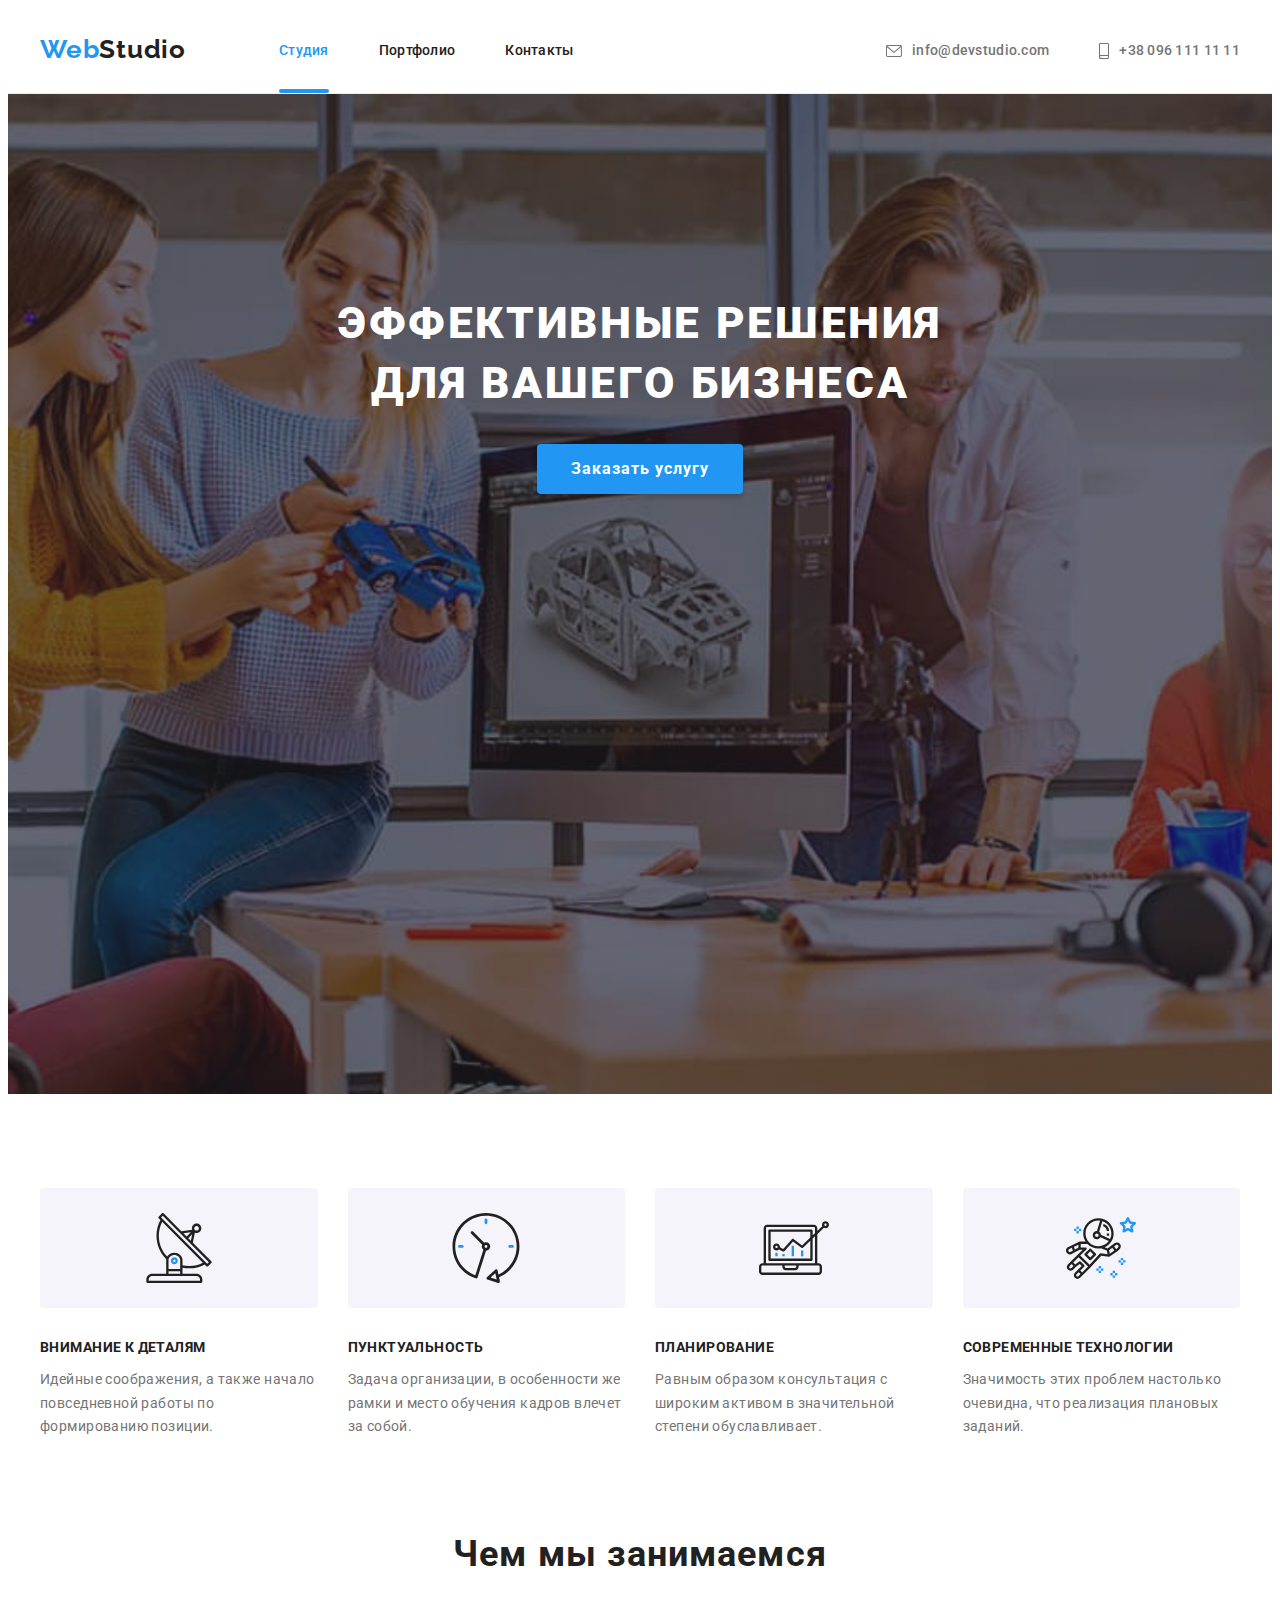
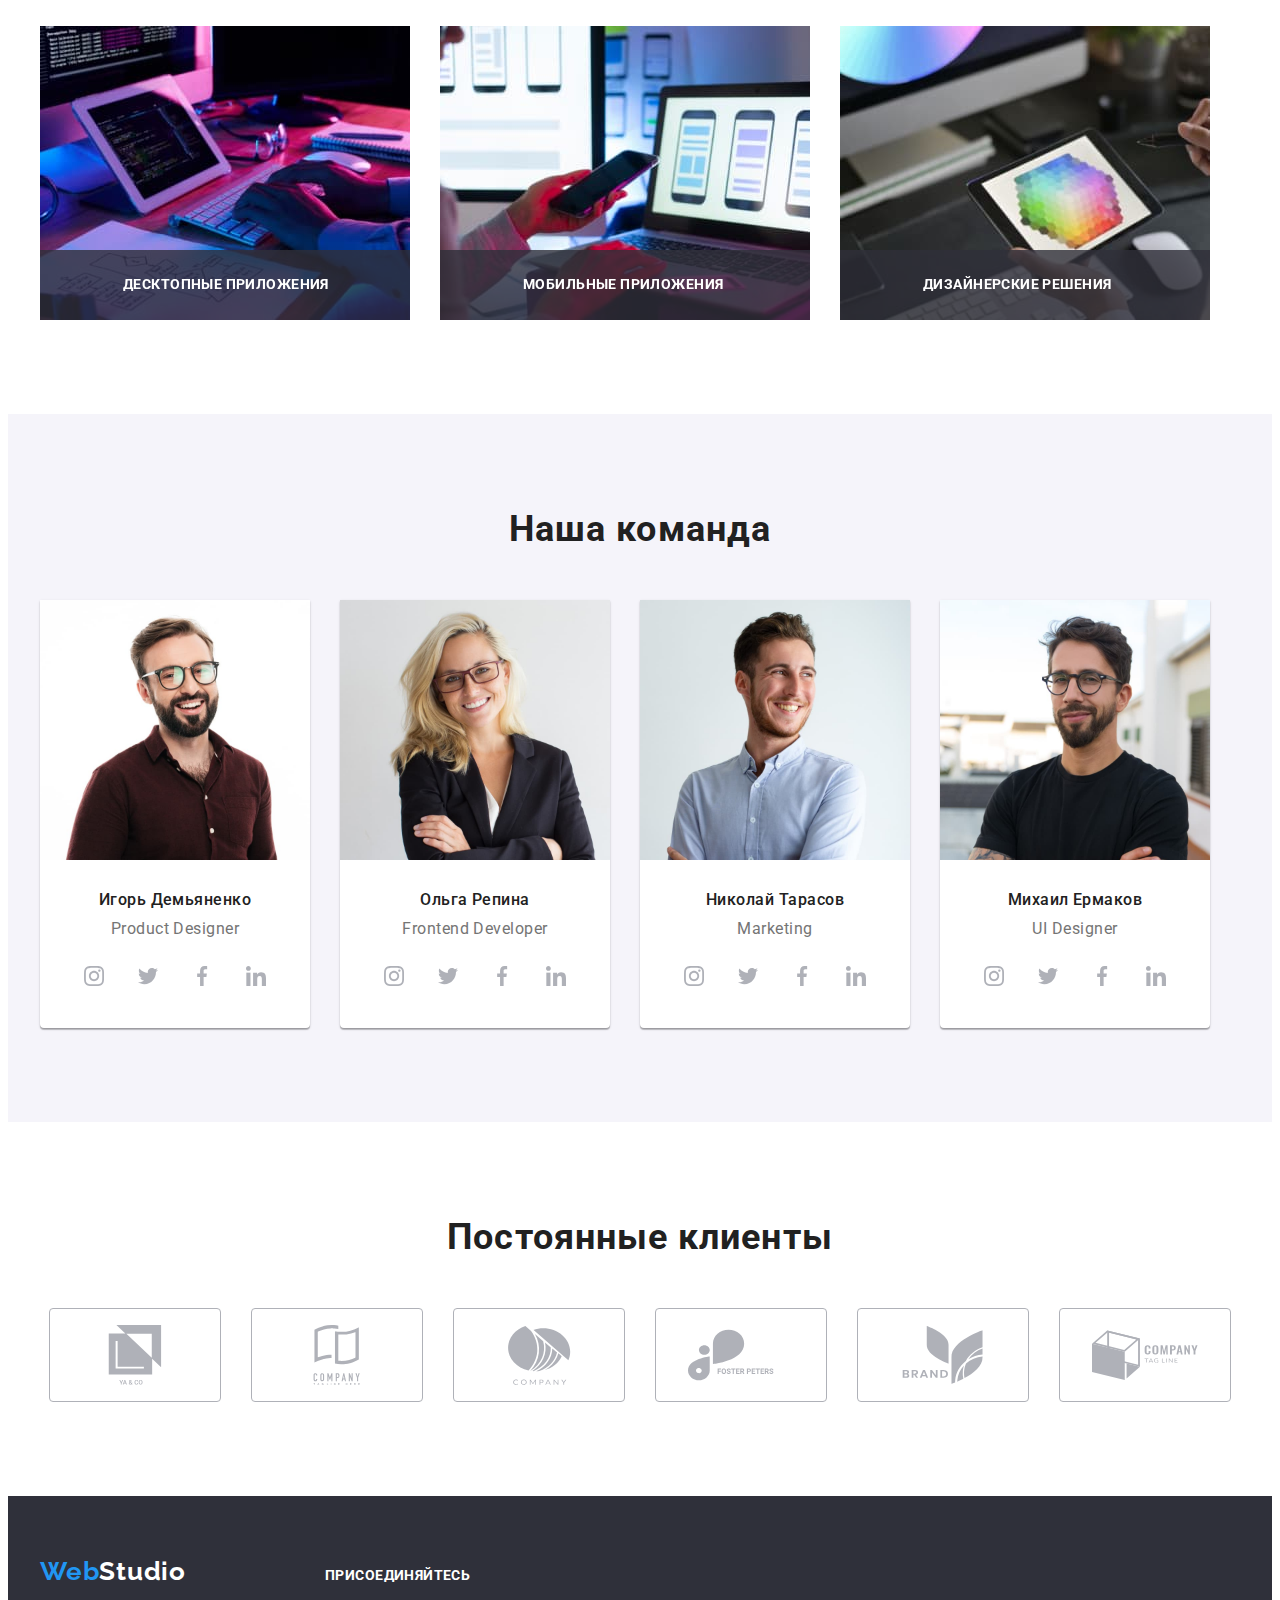
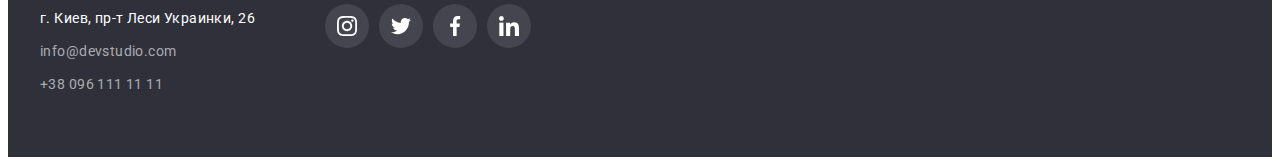
<file: index.html>
<!DOCTYPE html>
<html lang="ru">

<head>
  <meta charset="UTF-8" />
  <meta http-equiv="X-UA-Compatible" content="IE=edge" />
  <meta name="viewport" content="width=device-width, initial-scale=1.0" />
  <title>WebStudio</title>
  <link rel="preconnect" href="https://fonts.gstatic.com" />
  <link href="https://fonts.googleapis.com/css2?family=Raleway:wght@700&family=Roboto:wght@400;500;700;900&display=swap"
    rel="stylesheet" />
  <link rel="stylesheet" href="https://cdnjs.cloudflare.com/ajax/libs/modern-normalize/1.0.0/modern-normalize.min.css"
    integrity="sha512-ISS7cAi1PEhQ8jnbJpJZMd29NlhNj4AWYyLOSp2CE/CsHxTCu+r+t0D2yoJudVrd0/8fTVPUVDzY5Tvli75u/g=="
    crossorigin="anonymous" />
  <link rel="stylesheet" href="./css/main.css" />
</head>

<body>
  <!--Header содержит Логотип, навигацию по сайту, контакты.-->
  <header class="header">
    <div class="container header-box">
      <nav class="nav">
        <a class="logo" href="./index.html" title="На главную"><span class="web">Web</span>Studio</a>
        <ul class="list menu">
          <li class="item">
            <a class="nav-link current" href="./index.html">Студия</a>
          </li>
          <li class="item">
            <a class="nav-link" href="./portfolio.html">Портфолио</a>
          </li>
          <li class="item">
            <a class="nav-link" href="">Контакты</a>
          </li>
        </ul>
      </nav>
      <ul class="list contacts">
        <li class="item">
          <a class="header-link" href="mailto:info@devstudio.com" title="Email">
            <svg class="contacts-icon" width="16" height="12">
              <use href="./img/icons/sprite.svg#envelope"></use>
            </svg>info@devstudio.com</a>
        </li>
        <li class="item">
          <a class="header-link" href="tel:380961111111" title="Phone number">
            <svg class="contacts-icon" width="10" height="16">
              <use href="./img/icons/sprite.svg#smartphone"></use>
            </svg>+38 096 111 11 11</a>
        </li>
      </ul>
    </div>
  </header>

  <!--Main Содержит 3 секции "Особенности" "Галерею" "Карточки команды"-->
  <main>
    <section class="hero">
      <div class="container">
        <h1 class="hero-title">
          Эффективные решения для вашего бизнеса
        </h1>
        <button class="btn" type="button" data-modal-open>Заказать услугу</button>
      </div>
    </section>

    <!--Особенности компании, краткое описание-->
    <section class="section">
      <div class="container">
        <h2 class="visually-hidden">Возможности компании</h2>
        <ul class="list description">
          <li class="description-item">
            <div class="features-icon">
              <svg width="70" height="70">
                <use href="./img/icons/sprite.svg#antenna"></use>
              </svg>
            </div>
            <h3 class="title">Внимание к деталям</h3>
            <p class="text">
              Идейные соображения, а также начало повседневной
              работы по формированию позиции.
            </p>
          </li>
          <li class="description-item">
            <div class="features-icon">
              <svg width="70" height="70">
                <use href="./img/icons/sprite.svg#clock"></use>
              </svg>
            </div>
            <h3 class="title">Пунктуальность</h3>
            <p class="text">
              Задача организации, в особенности же рамки и
              место обучения кадров влечет за собой.
            </p>
          </li>
          <li class="description-item">
            <div class="features-icon">
              <svg width="70" height="70">
                <use href="./img/icons/sprite.svg#diagram"></use>
              </svg>
            </div>
            <h3 class="title">Планирование</h3>
            <p class="text">
              Равным образом консультация с широким активом в
              значительной степени обуславливает.
            </p>
          </li>
          <li class="description-item">
            <div class="features-icon">
              <svg width="70" height="70">
                <use href="./img/icons/sprite.svg#astronaut"></use>
              </svg>
            </div>
            <h3 class="title">Современные технологии</h3>
            <p class="text">
              Значимость этих проблем настолько очевидна, что
              реализация плановых заданий.
            </p>
          </li>
        </ul>
      </div>
    </section>

    <!-- -------------------------- Чем мы занимаемся -------------------------- -->
    <section class="section galeri">
      <div class="container">
        <h2 class="section-title">Чем мы занимаемся</h2>
        <ul class="list galeri-container">
          <li class="galeri-item">
            <img src="img/content/img1-370x294.jpg" alt="Man typing on the keyboard" width="370" height="294" />
            <p>Десктопные приложения</p>
          </li>
          <li class="galeri-item">
            <img src="img/content/img2-370x294.jpg" alt="Man sits in front of a laptop with a phone in his hand"
              width="370" height="294" />
            <p>Мобильные приложения</p>
          </li>
          <li class="galeri-item">
            <img src="img/content/img3-370x294.jpg" alt="A person has a tablet and a stylus in his hands" width="370"
              height="294" />
            <p>Дизайнерские решения</p>
          </li>
        </ul>
      </div>
    </section>

    <!-- ------------------------------- Команда ------------------------------- -->
    <section class="section team">
      <div class="container">
        <h2 class="section-title">Наша команда</h2>
        <ul class="list team-container">
          <li class="team-item">
            <img class="team-img" src="img/team/igor-270x260.jpg" alt="Игорь Демьяненко" width="270" height="260" />
            <div class="team-content">
              <h3 class="cards-title">Игорь Демьяненко</h3>
              <p class="cards-text">Product Designer</p>
              <ul class="list social">
                <li>
                  <a class="link-icon" href="">
                    <svg class="social-icon" width="20px" height="20px">
                      <use href="./img/icons/sprite.svg#instagram"></use>
                    </svg>
                  </a>
                </li>
                <li>
                  <a class="link-icon" href="">
                    <svg class="social-icon" width="20px" height="20px">
                      <use href="./img/icons/sprite.svg#twitter"></use>
                    </svg>
                  </a>
                </li>
                <li>
                  <a class="link-icon" href="">
                    <svg class="social-icon" width="20px" height="20px">
                      <use href="./img/icons/sprite.svg#facebook"></use>
                    </svg>
                  </a>
                </li>
                <li>
                  <a class="link-icon" href="">
                    <svg class="social-icon" width="20px" height="20px">
                      <use href="./img/icons/sprite.svg#linkedin"></use>
                    </svg>
                  </a>
                </li>
              </ul>
            </div>
          </li>
          <li class="team-item">
            <img class="team-img" src="img/team/olga-270x260.jpg" alt="Ольга Репина" width="270" height="260" />
            <div class="team-content">
              <h3 class="cards-title">Ольга Репина</h3>
              <p class="cards-text">Frontend Developer</p>
              <ul class="list social">
                <li>
                  <a class="link-icon" href="">
                    <svg class="social-icon" width="20" height="20">
                      <use href="./img/icons/sprite.svg#instagram"></use>
                    </svg>
                  </a>
                </li>
                <li>
                  <a class="link-icon" href="">
                    <svg class="social-icon" width="20" height="20">
                      <use href="./img/icons/sprite.svg#twitter"></use>
                    </svg>
                  </a>
                </li>
                <li>
                  <a class="link-icon" href="">
                    <svg class="social-icon" width="20" height="20">
                      <use href="./img/icons/sprite.svg#facebook"></use>
                    </svg>
                  </a>
                </li>
                <li>
                  <a class="link-icon" href="">
                    <svg class="social-icon" width="20" height="20">
                      <use href="./img/icons/sprite.svg#linkedin"></use>
                    </svg>
                  </a>
                </li>
              </ul>
            </div>
          </li>
          <li class="team-item">
            <img class="team-img" src="img/team/nikolai-270x260.jpg" alt="Николай Тарасов" width="270" height="260" />
            <div class="team-content">
              <h3 class="cards-title">Николай Тарасов</h3>
              <p class="cards-text">Marketing</p>
              <ul class="list social">
                <li>
                  <a class="link-icon" href="">
                    <svg class="social-icon" width="20" height="20">
                      <use href="./img/icons/sprite.svg#instagram"></use>
                    </svg>
                  </a>
                </li>
                <li>
                  <a class="link-icon" href="">
                    <svg class="social-icon" width="20" height="20">
                      <use href="./img/icons/sprite.svg#twitter"></use>
                    </svg>
                  </a>
                </li>
                <li>
                  <a class="link-icon" href="">
                    <svg class="social-icon" width="20" height="20">
                      <use href="./img/icons/sprite.svg#facebook"></use>
                    </svg>
                  </a>
                </li>
                <li>
                  <a class="link-icon" href="">
                    <svg class="social-icon" width="20" height="20">
                      <use href="./img/icons/sprite.svg#linkedin"></use>
                    </svg>
                  </a>
                </li>
              </ul>
            </div>
          </li>
          <li class="team-item">
            <img class="team-img" src="img/team/mihail-270x260.jpg" alt="Михаил Ермаков" width="270" height="260" />
            <div class="team-content">
              <h3 class="cards-title">Михаил Ермаков</h3>
              <p class="cards-text">UI Designer</p>
              <ul class="list social">
                <li>
                  <a class="link-icon" href="">
                    <svg class="social-icon" width="20" height="20">
                      <use href="./img/icons/sprite.svg#instagram"></use>
                    </svg>
                  </a>
                </li>
                <li>
                  <a class="link-icon" href="">
                    <svg class="social-icon" width="20" height="20">
                      <use href="./img/icons/sprite.svg#twitter"></use>
                    </svg>
                  </a>
                </li>
                <li>
                  <a class="link-icon" href="">
                    <svg class="social-icon" width="20" height="20">
                      <use href="./img/icons/sprite.svg#facebook"></use>
                    </svg>
                  </a>
                </li>
                <li>
                  <a class="link-icon" href="">
                    <svg class="social-icon" width="20" height="20">
                      <use href="./img/icons/sprite.svg#linkedin"></use>
                    </svg>
                  </a>
                </li>
              </ul>
            </div>
          </li>
        </ul>
      </div>
    </section>
    <section class="section">
      <div class="container">
        <h2 class="section-title">Постоянные клиенты</h2>
        <ul class="list partners">
          <li>

            <a class="partners-link" href="">
              <svg class="partners-icon" width="106" height="60">
                <use href="./img/icons/sprite.svg#group-1"></use>
              </svg>
            </a>

          </li>
          <li>
            <a class="partners-link" href="">
              <svg class="partners-icon" width="106" height="60">
                <use href="./img/icons/sprite.svg#group-2"></use>
              </svg>
            </a>

          </li>
          <li>
            <a class="partners-link" href="">
              <svg class="partners-icon" width="106" height="60">
                <use href="./img/icons/sprite.svg#group-3"></use>
              </svg>
            </a>
          </li>
          <li>
            <a class="partners-link" href="">
              <svg class="partners-icon" width="106" height="60">
                <use href="./img/icons/sprite.svg#group-4"></use>
              </svg>
            </a>

          </li>
          <li>
            <a class="partners-link" href="">
              <svg class="partners-icon" width="106" height="60">
                <use href="./img/icons/sprite.svg#group-5"></use>
              </svg>
            </a>

          </li>
          <li>
            <a class="partners-link" href="">
              <svg class="partners-icon" width="106" height="60">
                <use href="./img/icons/sprite.svg#group-6"></use>
              </svg>
            </a>
          </li>
        </ul>
      </div>
    </section>
  </main>

  <!--Footer содержит логотип, физический адрес и контакты компаниию-->
  <footer class="footer">
    <div class="container footer-container">
      <div class="address">
        <a class="footer-logo" href="./index.html" title="На главную"><span class="web">Web</span>Studio</a>
        <address>
          <ul class="list">
            <li class="address-item">
              <p class="address-text">
                г. Киев, пр-т Леси Украинки, 26
              </p>
            </li>

            <li class="address-item">
              <a class="address-link" href="mailto:info@devstudio.com" title="Email">info@devstudio.com</a>
            </li>

            <li class="address-item">
              <a class="address-link" href="tel:380961111111" title="Phone number">+38 096 111 11 11</a>
            </li>
          </ul>
        </address>
      </div>
      <div class="footer-social-box">
        <p class="footer-text">присоединяйтесь</p>
        <ul class="list footer-icon">
          <li>
            <a class="link-icon" href="">
              <svg class="footer-social-icon" width="20" height="20">
                <use href="./img/icons/sprite.svg#instagram"></use>
              </svg>
            </a>
          </li>
          <li>
            <a class="link-icon" href="">
              <svg class="footer-social-icon" width="20" height="20">
                <use href="./img/icons/sprite.svg#twitter"></use>
              </svg>
            </a>
          </li>
          <li>
            <a class="link-icon" href="">
              <svg class="footer-social-icon" width="20" height="20">
                <use href="./img/icons/sprite.svg#facebook"></use>
              </svg>
            </a>
          </li>
          <li>
            <a class="link-icon" href="">
              <svg class="footer-social-icon" width="20" height="20">
                <use href="./img/icons/sprite.svg#linkedin"></use>
              </svg>
            </a>
          </li>
        </ul>
      </div>
    </div>
  </footer>

  <!--------------------------------- Модалка --------------------------------->

  <div class="backdrop is-hidden" data-modal>
    <div class="modal">
      <button type="button" data-modal-close>&#10006;</button>
    </div>
  </div>
  <script src="./js/modal.js"></script>
</body>

</html>
</file>
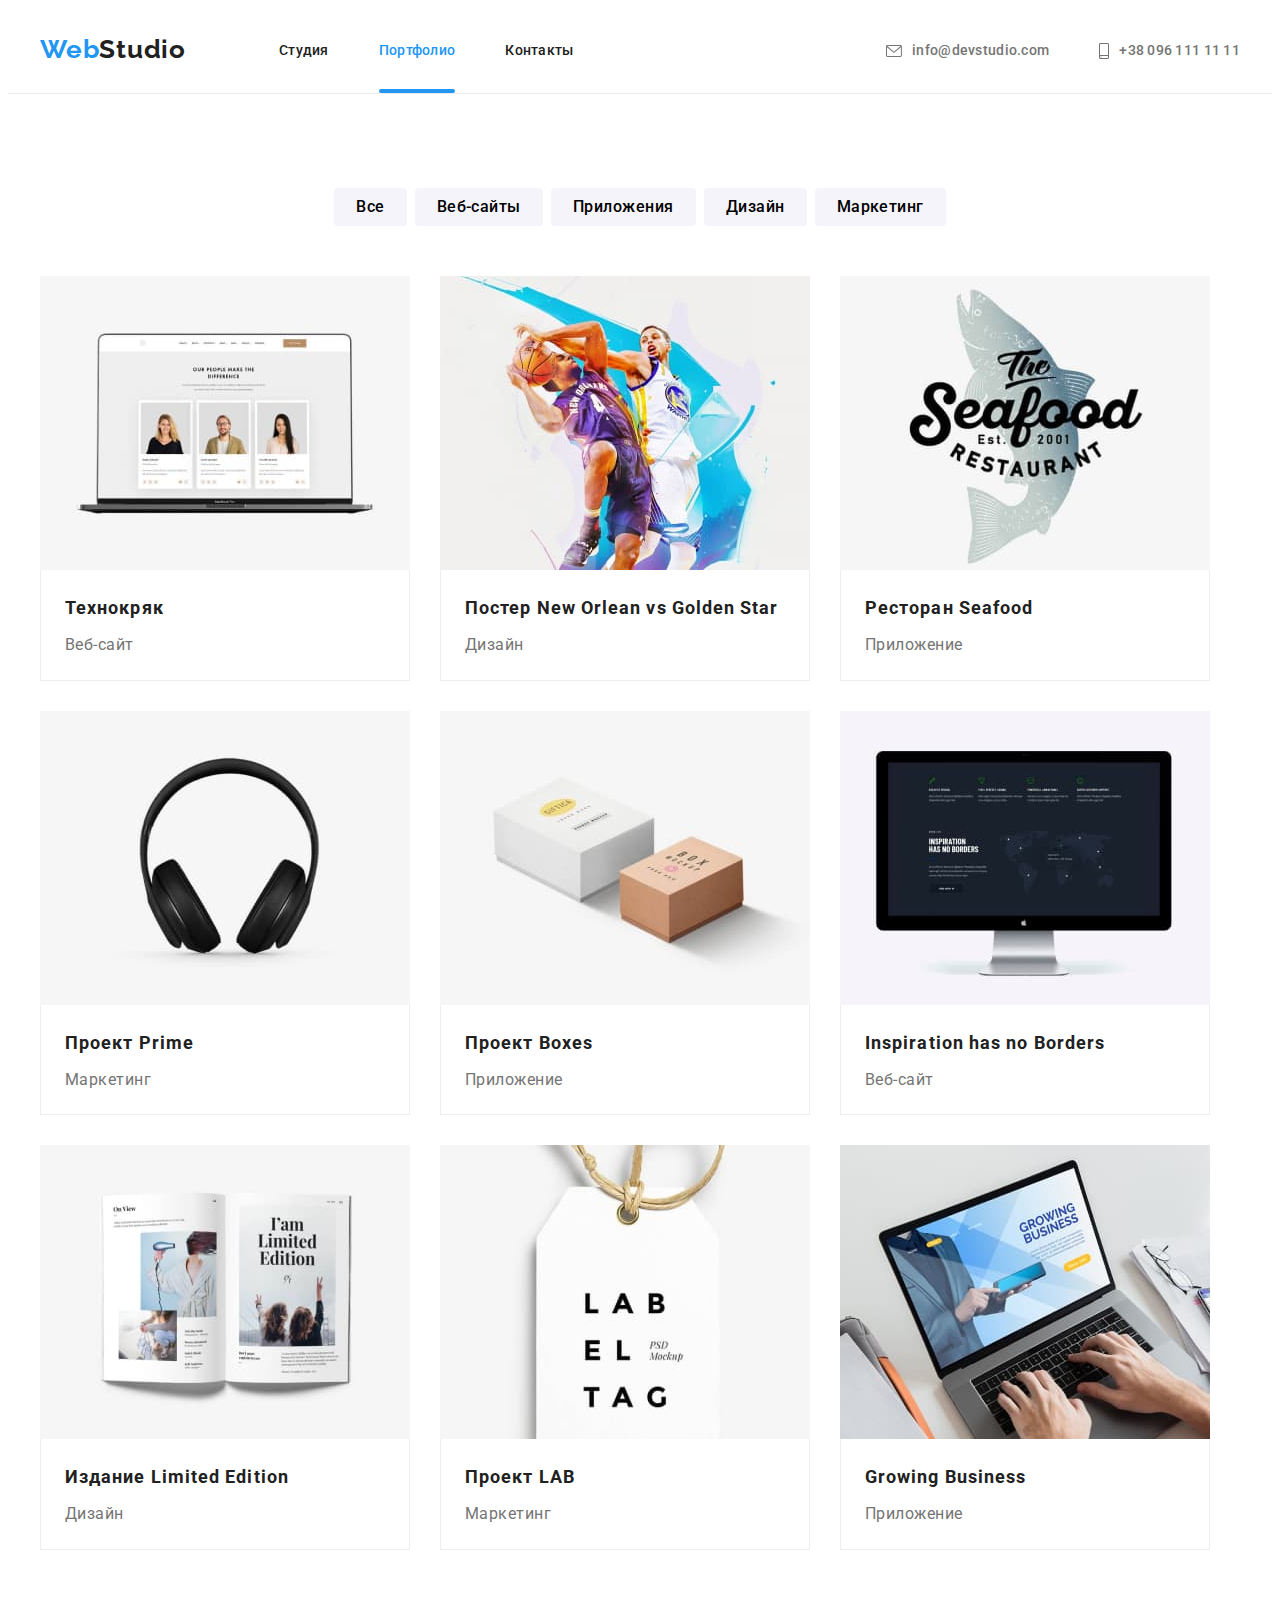
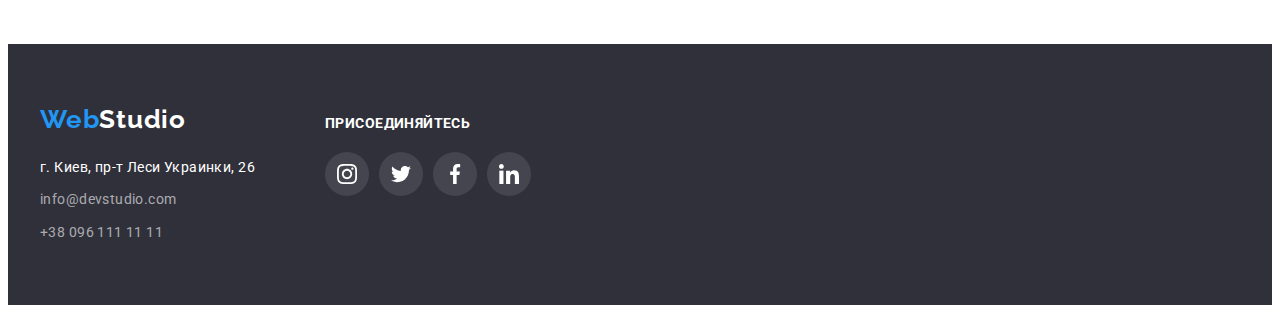
<file: portfolio.html>
<!DOCTYPE html>
<html lang="ru">

<head>
  <meta charset="UTF-8" />
  <meta http-equiv="X-UA-Compatible" content="IE=edge" />
  <meta name="viewport" content="width=device-width, initial-scale=1.0" />
  <title>WebStudio</title>
  <link rel="preconnect" href="https://fonts.gstatic.com" />
  <link href="https://fonts.googleapis.com/css2?family=Raleway:wght@700&family=Roboto:wght@400;500;700;900&display=swap"
    rel="stylesheet" />
  <link rel="stylesheet" href="https://cdnjs.cloudflare.com/ajax/libs/modern-normalize/1.0.0/modern-normalize.min.css"
    integrity="sha512-ISS7cAi1PEhQ8jnbJpJZMd29NlhNj4AWYyLOSp2CE/CsHxTCu+r+t0D2yoJudVrd0/8fTVPUVDzY5Tvli75u/g=="
    crossorigin="anonymous" />
  <link rel="stylesheet" href="./css/main.css" />
</head>

<body>
  <!--Header содержит Логотип, навигацию по сайту, контакты.-->
  <header class="header">
    <div class="container header-box">
      <nav class="nav">
        <a class="logo" href="./index.html" title="На главную"><span class="web">Web</span>Studio</a>
        <ul class="list menu">
          <li class="item">
            <a class="nav-link" href="./index.html">Студия</a>
          </li>
          <li class="item">
            <a class="nav-link current" href="./portfolio.html">Портфолио</a>
          </li>
          <li class="item">
            <a class="nav-link" href="">Контакты</a>
          </li>
        </ul>
      </nav>
      <ul class="list contacts">
        <li class="item">
          <a class="header-link" href="mailto:info@devstudio.com" title="Email">
            <svg class="contacts-icon" width="16" height="12">
              <use href="./img/icons/sprite.svg#envelope"></use>
            </svg>
            info@devstudio.com</a>
        </li>
        <li class="item">
          <a class="header-link" href="tel:380961111111" title="Phone number">
            <svg class="contacts-icon" width="10" height="16">
              <use href="./img/icons/sprite.svg#smartphone"></use>
            </svg>+38 096 111 11 11</a>
        </li>
      </ul>
    </div>
  </header>

  <!-- Main содержит основную контентную информацию=========== -->
  <main>
    <section class="portfolio-main">
      <div class="container">
        <h1 class="visually-hidden">Наши работы</h1>
        <!-- filters выбирает нужное окно из галереи ===========-->
        <ul class="list filter-container">
          <li class="filter-item">
            <button class="filter-btn" type="button">
              Все
            </button>
          </li>
          <li class="filter-item">
            <button class="filter-btn" type="button">
              Веб-сайты
            </button>
          </li>
          <li class="filter-item">
            <button class="filter-btn" type="button">
              Приложения
            </button>
          </li>
          <li class="filter-item">
            <button class="filter-btn" type="button">
              Дизайн
            </button>
          </li>
          <li class="filter-item">
            <button class="filter-btn" type="button">
              Маркетинг
            </button>
          </li>
        </ul>

        <!-- Галерея работ компании======== -->
        <ul class="list portfolio-galeri-set">
          <li class="portfolio-galeri-item">
            <a class="galeri-link" href="">
              <div class="galeri-thumb">
                <img src="./img/portfolio/portfolio-img.jpg" alt="Ноутбук с карточками людей" width="370"
                  height="294" />
                <div class="desc-overlay">
                  <p>Технокряк это современная площадка распространения коронавируса. Компании используют эту платформу
                    для цифрового шпионажа и атак на защищённые сервера конкурентов.</p>
                </div>

              </div>
              <div class="galeri-content">
                <h2 class="portfolio-title">Технокряк</h2>
                <p class="portfolio-text">Веб-сайт</p>
              </div>
            </a>
          </li>
          <li class="portfolio-galeri-item">
            <a class="galeri-link" href="">
              <div class="galeri-thumb">
                <img src="./img/portfolio/portfolio-img-1.jpg" alt="Два баскетбольмта играют в баскетбол" width="370"
                  height="294" />
                <div class="desc-overlay">
                  <p>Технокряк это современная площадка распространения коронавируса. Компании используют эту платформу
                    для цифрового шпионажа и атак на защищённые сервера конкурентов.</p>
                </div>
              </div>
              <div class="galeri-content">
                <h2 class="portfolio-title">
                  Постер New Orlean vs Golden Star
                </h2>
                <p class="portfolio-text">Дизайн</p>
              </div>
            </a>
          </li>
          <li class="portfolio-galeri-item">
            <a class="galeri-link" href="">
              <div class="galeri-thumb">
                <img src="./img/portfolio/portfolio-img-2.jpg" alt="Логотип СиФуд" width="370" height="294" />
                <div class="desc-overlay">
                  <p>Технокряк это современная площадка распространения коронавируса. Компании используют эту платформу
                    для цифрового шпионажа и атак на защищённые сервера конкурентов.</p>
                </div>
              </div>
              <div class="galeri-content">
                <h2 class="portfolio-title">
                  Ресторан Seafood
                </h2>
                <p class="portfolio-text">Приложение</p>
              </div>
            </a>
          </li>
          <li class="portfolio-galeri-item">
            <a class="galeri-link" href="">
              <div class="galeri-thumb">
                <img src="./img/portfolio/portfolio-img-3.jpg" alt="Чёрные наушники на белом фоне" width="370"
                  height="294" />
                <div class="desc-overlay">
                  <p>Технокряк это современная площадка распространения коронавируса. Компании используют эту платформу
                    для цифрового шпионажа и атак на защищённые сервера конкурентов.</p>
                </div>
              </div>
              <div class="galeri-content">
                <h2 class="portfolio-title">
                  Проект Prime
                </h2>
                <p class="portfolio-text">Маркетинг</p>
              </div>
            </a>
          </li>
          <li class="portfolio-galeri-item">
            <a class="galeri-link" href="">
              <div class="galeri-thumb">
                <img src="./img/portfolio/portfolio-img-4.jpg" alt="Две фирменные картонные коробочки" width="370"
                  height="294" />
                <div class="desc-overlay">
                  <p>Технокряк это современная площадка распространения коронавируса. Компании используют эту платформу
                    для цифрового шпионажа и атак на защищённые сервера конкурентов.</p>
                </div>
              </div>
              <div class="galeri-content">
                <h2 class="portfolio-title">
                  Проект Boxes
                </h2>
                <p class="portfolio-text">Приложение</p>
              </div>
            </a>
          </li>
          <li class="portfolio-galeri-item">
            <a class="galeri-link" href="">
              <div class="galeri-thumb">
                <img src="./img/portfolio/portfolio-img-5.jpg" alt="Монитор с изобрашением аналитического содержания"
                  width="370" height="294" />
                <div class="desc-overlay">
                  <p>Технокряк это современная площадка распространения коронавируса. Компании используют эту платформу
                    для цифрового шпионажа и атак на защищённые сервера конкурентов.</p>
                </div>
              </div>
              <div class="galeri-content">
                <h2 class="portfolio-title">
                  Inspiration has no Borders
                </h2>
                <p class="portfolio-text">Веб-сайт</p>
              </div>
            </a>
          </li>
          <li class="portfolio-galeri-item">
            <a class="galeri-link" href="">
              <div class="galeri-thumb">
                <img src="./img/portfolio/portfolio-img-6.jpg" alt="Разкрытый глНцевый журнал" width="370"
                  height="294" />
                <div class="desc-overlay">
                  <p>Технокряк это современная площадка распространения коронавируса. Компании используют эту платформу
                    для цифрового шпионажа и атак на защищённые сервера конкурентов.</p>
                </div>
              </div>
              <div class="galeri-content">
                <h2 class="portfolio-title">
                  Издание Limited Edition
                </h2>
                <p class="portfolio-text">Дизайн</p>
              </div>
            </a>
          </li>
          <li class="portfolio-galeri-item">
            <a class="galeri-link" href="">
              <div class="galeri-thumb">
                <img src="./img/portfolio/portfolio-img-7.jpg" alt="Фирменная бирка из магазина" width="370"
                  height="294" />
                <div class="desc-overlay">
                  <p>Технокряк это современная площадка распространения коронавируса. Компании используют эту платформу
                    для цифрового шпионажа и атак на защищённые сервера конкурентов.</p>
                </div>
              </div>
              <div class="galeri-content">
                <h2 class="portfolio-title">Проект LAB</h2>
                <p class="portfolio-text">Маркетинг</p>
              </div>
            </a>
          </li>
          <li class="portfolio-galeri-item">
            <a class="galeri-link" href="">
              <div class="galeri-thumb">
                <img src="./img/portfolio/portfolio-img-8.jpg" alt="Молодой человек работает на ноутбуке" width="370"
                  height="294" />
                <div class="desc-overlay">
                  <p>Технокряк это современная площадка распространения коронавируса. Компании используют эту платформу
                    для цифрового шпионажа и атак на защищённые сервера конкурентов.</p>
                </div>
              </div>
              <div class="galeri-content">
                <h2 class="portfolio-title">
                  Growing Business
                </h2>
                <p class="portfolio-text">Приложение</p>
              </div>
            </a>
          </li>
        </ul>
      </div>
    </section>
  </main>

  <!--Footer содержит логотип, физический адрес и контакты компаниию-->
  <footer class="footer">
    <div class="container footer-container">
      <div class="address">
        <a class="footer-logo" href="./index.html" title="На главную"><span class="web">Web</span>Studio</a>
        <address>
          <ul class="list">
            <li class="address-item">
              <p class="address-text">
                г. Киев, пр-т Леси Украинки, 26
              </p>
            </li>

            <li class="address-item">
              <a class="address-link" href="mailto:info@devstudio.com" title="Email">info@devstudio.com</a>
            </li>

            <li class="address-item">
              <a class="address-link" href="tel:380961111111" title="Phone number">+38 096 111 11 11</a>
            </li>
          </ul>
        </address>
      </div>
      <div class="footer-social-box">
        <p class="footer-text">присоединяйтесь</p>
        <ul class="list footer-icon">
          <li>
            <a class="link-icon" href="">
              <svg class="footer-social-icon" width="20" height="20">
                <use href="./img/icons/sprite.svg#instagram"></use>
              </svg>
            </a>
          </li>
          <li>
            <a class="link-icon" href="">
              <svg class="footer-social-icon" width="20" height="20">
                <use href="./img/icons/sprite.svg#twitter"></use>
              </svg>
            </a>
          </li>
          <li>
            <a class="link-icon" href="">
              <svg class="footer-social-icon" width="20" height="20">
                <use href="./img/icons/sprite.svg#facebook"></use>
              </svg>
            </a>
          </li>
          <li>
            <a class="link-icon" href="">
              <svg class="footer-social-icon" width="20" height="20">
                <use href="./img/icons/sprite.svg#linkedin"></use>
              </svg>
            </a>
          </li>
        </ul>
      </div>
    </div>
  </footer>
</body>

</html>
</file>
<file: css/main.css>
:root {
	--primary-text-color: #212121;
	--secondary-text-color: #757575;
	--accent-color: #2196f3;
	--batton-hover: #188ce8;
	--section-bg-color: #f5f4fa;
	--primary-wight-color: #ffffff;
	--footer-color: #2f303a;
	--galeri-set-gap: 30px;
}

body {
	font-family: "Roboto", sans-serif;
	background-color: var(--primary-wight-color);
	color: var(--primary-text-color);
}

/* Селектор наследующий шрифт для кнопки */
button {
	font-family: inherit;
}

/* Селектор для устранения маркеров от списков ul*/
.list,
.galeri-link {
	padding: 0;
	margin: 0;
	list-style: none;
	text-decoration: none;
}

.container {
	margin: 0 auto;
	width: 1200px;
	padding: 0 15px;

	/*outline: 1px solid tomato;*/
}

.section,
.portfolio-main {
	padding: 94px 0;
}

h1,
h2,
h3,
h4,
h5,
h6,
p {
	margin: 0;
}

img {
	display: block;
	max-width: 100%;
}

/* --------------------------------- Header --------------------------------- */
.header {
	border-bottom: 1px solid #ececec;
}

.logo,
.footer-logo {
	font-family: "Raleway", sans-serif;
	font-weight: 700;
	font-size: 26px;
	line-height: 1.2;
	letter-spacing: 0.03em;
	color: var(--primary-text-color);
	text-decoration: none;
}

/* ----------------------------------- Nav ---------------------------------- */
.nav,
.nav-link {
	font-weight: 500;
	font-size: 14px;
	line-height: 1.5;
	letter-spacing: 0.02em;
	color: var(--primary-text-color);
	text-decoration: none;

	transition: color 250ms cubic-bezier(0.4, 0, 0.2, 1);
}

.nav .nav-link:hover,
.nav .nav-link:focus,
.nav .nav-link.current,
.header-link:hover,
.header-link:focus,
.web,
.address-link:hover,
.address-link:focus,
.contacts-icon:focus,
.contacts-icon:hover {
	color: var(--accent-color);
	fill: var(--accent-color);
}
.nav .nav-link.current {
	position: relative;
}

.current::after {
	content: "";
	position: absolute;
	width: 100%;
	height: 4px;
	bottom: -3px;
	left: 0;

	border-radius: 2px;

	background-color: var(--accent-color);
}

.container.header-box,
.nav,
.menu,
.contacts {
	display: flex;
}

.header-box,
.nav {
	align-items: center;
}

.logo {
	margin-right: 93px;
	padding: 24px 0 25px;
}

.menu .item + .item,
.contacts .item + .item {
	margin-left: 50px;
}

.menu .nav-link,
.contacts .header-link {
	padding: 32px 0;
}

/*Contacts*/
.contacts {
	margin-left: auto;
}

.contacts-icon {
	margin-right: 10px;
	fill: currentColor;
}

.header-link {
	display: flex;
	align-items: center;

	font-weight: 500;
	font-size: 14px;
	line-height: 1.5;
	letter-spacing: 0.02em;
	color: var(--secondary-text-color);
	text-decoration: none;

	transition: color 250ms cubic-bezier(0.4, 0, 0.2, 1);
}

/* ------------------------------- Header end ------------------------------- */

/* ---------- Main начало оформления основного контента на странице --------- */
/* ---------------------------------- Hero ---------------------------------- */
.hero {
	max-width: 1600px;
	min-height: 600px;
	margin: 0 auto;
	text-align: center;
	padding: 200px 0px;

	background-color: #c4c4c4;
	background-image: linear-gradient(
			to right,
			rgba(47, 48, 58, 0.4),
			rgba(47, 48, 58, 0.4)
		),
		url(../img/bg-Img-1600x600.jpg);
	background-repeat: no-repeat;
	background-position: center;
	background-size: cover;
}

.hero-title {
	width: 696px;
	margin: 0 auto 30px;

	letter-spacing: 0.06em;
	text-transform: uppercase;
	font-weight: 900;
	font-size: 44px;
	line-height: 1.36;

	color: var(--primary-wight-color);
}

/* ------------------------ Button Оформление кнопки ------------------------ */

.btn {
	padding: 10px 34px;

	font-weight: 700;
	font-size: 16px;
	line-height: 1.87;
	letter-spacing: 0.06em;

	background-color: var(--accent-color);
	color: var(--primary-wight-color);
	box-shadow: 0px 4px 4px rgba(0, 0, 0, 0.15);
	border-radius: 4px;
	border: none;
	cursor: pointer;

	transition: background-color 250ms cubic-bezier(0.4, 0, 0.2, 1);
}

.btn:hover,
.btn:focus {
	background-color: var(--batton-hover);
}
/* --------------------------------- Модалка -------------------------------- */
.backdrop {
	position: fixed;
	top: 0;
	left: 0;
	width: 100%;
	height: 100%;

	background: rgba(0, 0, 0, 0.2);

	opacity: 1;
	transition: opacity 250ms cubic-bezier(0.4, 0, 0.2, 1);
}

.backdrop.is-hidden {
	opacity: 0;
	pointer-events: none;
}

.backdrop.is-hidden .modal {
	transform: translate(-50%, -50%) scale(0.8);
}

.modal {
	position: absolute;
	top: 50%;
	left: 50%;

	min-width: 528px;
	min-height: 581px;
	padding: 15px;

	background: var(--primary-wight-color);
	box-shadow: 0px 1px 3px rgba(0, 0, 0, 0.12), 0px 1px 1px rgba(0, 0, 0, 0.14),
		0px 2px 1px rgba(0, 0, 0, 0.2);
	border-radius: 4px;

	transform: translate(-50%, -50%) scale(1);
	transition: 250ms cubic-bezier(0.4, 0, 0.2, 1);
}
.modal button {
	position: absolute;
	top: 8px;
	left: 490px;

	width: 30px;
	height: 30px;

	background: var(--primary-wight-color);
	border: 1px solid rgba(0, 0, 0, 0.1);
	box-sizing: border-box;
	border-radius: 50%;
}
/* --------------------------------- Модалка and-------------------------------- */
/* -------------------------------- Hero end -------------------------------- */

/* ------------------ Sectin оформление заголовков и текста ----------------- */
/* ------------------------------- Особенности ------------------------------ */
.visually-hidden {
	position: absolute;
	width: 1px;
	height: 1px;
	margin: -1px;
	border: 0;
	padding: 0;

	white-space: nowrap;
	clip-path: inset(100%);
	clip: rect(0 0 0 0);
	overflow: hidden;
}
.features-icon {
	margin-bottom: 30px;

	display: flex;
	align-items: center;
	justify-content: center;
	height: 120px;

	background-color: #f5f4fa;
	border-radius: 4px;
}

.description,
.galeri-container,
.team-container {
	display: flex;
	flex-wrap: wrap;
	margin-left: calc(-1 * var(--galeri-set-gap));
}

.description .description-item {
	margin-left: var(--galeri-set-gap);
	flex-basis: calc(100% / 4 - var(--galeri-set-gap));
}

/* ----------------------------- Особенности and ---------------------------- */
/* ---------------------------- Чем мы занимаемся --------------------------- */
.section.galeri {
	padding-top: 0;
}

.galeri-container .galeri-item {
	position: relative;
	margin-left: var(--galeri-set-gap);
	flex-basis: calc((100% * 90px) / 3 - var(--galeri-set-gap));
}

.galeri-container .galeri-item::after {
	content: "";
	position: absolute;
	width: 100%;
	height: 70px;
	left: 0;
	bottom: 0;

	background: rgba(47, 48, 58, 0.8);
}
.galeri-container .galeri-item p {
	position: absolute;
	left: 83px;
	bottom: 27px;
	z-index: 1;

	font-weight: 700;
	font-size: 14px;
	line-height: 1.14;
	text-align: center;
	letter-spacing: 0.03em;
	text-transform: uppercase;

	color: var(--primary-wight-color);
}

/* -------------------------- Чем мы занимаемся and ------------------------- */
.section.team {
	background-color: var(--section-bg-color);
	color: var(--primary-text-color);
}

.section-title {
	margin-bottom: 50px;

	font-size: 36px;
	line-height: 1.17;
	text-align: center;
	letter-spacing: 0.03em;
}

.title {
	margin-bottom: 10px;

	font-size: 14px;
	line-height: 1.4;
	letter-spacing: 0.03em;
	text-transform: uppercase;
}

.text {
	font-size: 14px;
	line-height: 1.71;
	letter-spacing: 0.03em;
	color: var(--secondary-text-color);
}

/* ----------------------- Оформление карточек команды ---------------------- */

.team-item {
	margin-left: var(--galeri-set-gap);
	flex-basis: calc((100% * 120px) / 4 - var(--galeri-set-gap));

	background-color: var(--primary-wight-color);
	box-shadow: 0px 1px 3px rgba(0, 0, 0, 0.12), 0px 1px 1px rgba(0, 0, 0, 0.14),
		0px 2px 1px rgba(0, 0, 0, 0.2);
	border-radius: 0px 0px 4px 4px;
}

.team-content {
	padding: 30px;
}

.cards-title {
	margin-bottom: 10px;

	font-weight: 500;
	font-size: 16px;
	line-height: 1.19;
	text-align: center;
	letter-spacing: 0.03em;
}

.cards-text {
	margin-bottom: 16px;

	font-size: 16px;
	line-height: 1.2;
	text-align: center;
	letter-spacing: 0.03em;
	color: var(--secondary-text-color);
}

.social,
.footer-icon,
.partners {
	display: flex;
	justify-content: center;
}

.social li:not(:last-child),
.footer-icon li:not(:last-child) {
	margin-right: 10px;
}

.link-icon {
	display: flex;
	justify-content: center;
	align-items: center;
	width: 44px;
	height: 44px;
	border-radius: 50%;
	background-color: rgba(255, 255, 255, 0.1);

	transition: background-color 250ms cubic-bezier(0.4, 0, 0.2, 1);
}

.link-icon:hover,
.link-icon:focus {
	background-color: var(--accent-color);
}

.social-icon {
	fill: #afb1b8;

	transition: fill 250ms cubic-bezier(0.4, 0, 0.2, 1);
}

.link-icon:hover .social-icon,
.link-icon:focus .social-icon {
	fill: var(--primary-wight-color);
}

/* -------------------------------- Партнёры -------------------------------- */
.partners li:not(:last-child) {
	margin-right: 30px;
}

.partners-link {
	display: flex;
	justify-content: center;
	align-items: center;
	width: 170px;
	height: 92px;

	border: 1px solid #afb1b8;
	border-radius: 4px;
	fill: #afb1b8;

	transition: fill 250ms cubic-bezier(0.4, 0, 0.2, 1),
		border-color 250ms cubic-bezier(0.4, 0, 0.2, 1);
}

.partners-link:hover,
.partners-link:focus {
	fill: var(--accent-color);
	border-color: var(--accent-color);
}
/* ------------------------------- Section end ------------------------------ */
/* -------------------------------- Main end -------------------------------- */

/* --------------------------------- Footer --------------------------------- */
.footer {
	background-color: var(--footer-color);
	padding: 60px 0;
}

.footer-logo {
	display: block;
	margin-bottom: 20px;
	color: var(--primary-wight-color);
}

.footer-container {
	display: flex;
	align-items: baseline;
}

/* Address*/
.address {
	margin-right: 70px;
}

.address-text {
	font-style: normal;
	font-size: 14px;
	line-height: 1.7;
	letter-spacing: 0.03em;
	color: var(--primary-wight-color);
}

/* -------------------------- Оформление meil & tel ------------------------- */
.address-item:not(:last-child) {
	margin: 0 0 9px;
}

.address-link {
	font-style: normal;
	font-size: 14px;
	line-height: 1.7;
	letter-spacing: 0.03em;

	text-decoration: none;
	color: rgba(255, 255, 255, 0.6);

	transition: color 250ms cubic-bezier(0.4, 0, 0.2, 1);
}

.footer-text {
	margin-bottom: 20px;

	font-weight: 700;
	font-size: 14px;
	line-height: 1.14;
	letter-spacing: 0.03em;

	text-transform: uppercase;
	color: var(--primary-wight-color);
}

.footer-social-icon {
	fill: var(--primary-wight-color);
}
/* ------------------------------- Footer end ------------------------------- */

/*=================================================Оформление страницы портфолио =========================================================*/
/* ------------------------ Оформление кнопок фильтра ----------------------- */
.filter-container {
	display: flex;
	margin: 0 0 50px;
	justify-content: center;
}

.filter-item:not(:first-child) {
	margin-left: 8px;
}

.filter-btn {
	padding: 6px 22px;
	font-weight: 500;
	font-size: 16px;
	line-height: 1.6;
	letter-spacing: 0.03em;

	border: none;
	border-radius: 4px;
	background-color: var(--section-bg-color);
	cursor: pointer;

	transition-property: color, background-color, box-shadow;
	transition-duration: 250ms;
	transition-timing-function: cubic-bezier(0.4, 0, 0.2, 1);
}

.filter-btn:hover,
.filter-btn:focus {
	background-color: var(--accent-color);
	color: var(--primary-wight-color);
	box-shadow: 0px 3px 1px rgba(0, 0, 0, 0.1), 0px 1px 2px rgba(0, 0, 0, 0.08),
		0px 2px 2px rgba(0, 0, 0, 0.12);
}

/* --------------------------------- overlay -------------------------------- */
.galeri-thumb {
	position: relative;
	overflow: hidden;
}
.desc-overlay {
	content: "";
	width: 100%;
	height: 100%;

	position: absolute;
	top: 0;
	left: 0;
	background: rgba(33, 150, 243, 0.9);

	transform: translateY(100%);
	transition: 250ms cubic-bezier(0.4, 0, 0.2, 1);
}

.portfolio-galeri-item:hover .desc-overlay,
.portfolio-galeri-item:focus .desc-overlay {
	transform: translateY(0);
}

.desc-overlay p {
	width: 322px;

	position: absolute;
	bottom: 63px;
	left: 24px;
	z-index: 1;

	font-size: 18px;
	line-height: 1.56;
	letter-spacing: 0.03em;

	color: var(--primary-wight-color);
}
/* --------------------------------- overlay and-------------------------------- */

/* ----------------------- Оформление карточек галереи ---------------------- */
.portfolio-galeri-set {
	display: flex;
	flex-wrap: wrap;
	margin-top: calc(-1 * var(--galeri-set-gap));
	margin-left: calc(-1 * var(--galeri-set-gap));
}

.portfolio-galeri-set .portfolio-galeri-item {
	margin-top: var(--galeri-set-gap);
	margin-left: var(--galeri-set-gap);
	flex-basis: calc((100% * 90px) / 3 - var(--galeri-set-gap));

	transition-property: box-shadow;
	transition-duration: 250ms;
	transition-timing-function: cubic-bezier(0.4, 0, 0.2, 1);
}

.galeri-content {
	padding: 20px 24px;
	border: 1px solid #eeeeee;
	border-top: none;
}

.portfolio-galeri-item:hover,
.portfolio-galeri-item:focus {
	box-shadow: 0px 1px 1px rgba(0, 0, 0, 0.12), 0px 4px 4px rgba(0, 0, 0, 0.06),
		1px 4px 6px rgba(0, 0, 0, 0.16);
}

.portfolio-title {
	margin-bottom: 4px;

	font-size: 18px;
	line-height: 2;
	letter-spacing: 0.06em;
	color: var(--primary-text-color);
}

.portfolio-text {
	font-size: 16px;
	line-height: 1.87;
	letter-spacing: 0.03em;
	color: var(--secondary-text-color);
}
</file>
